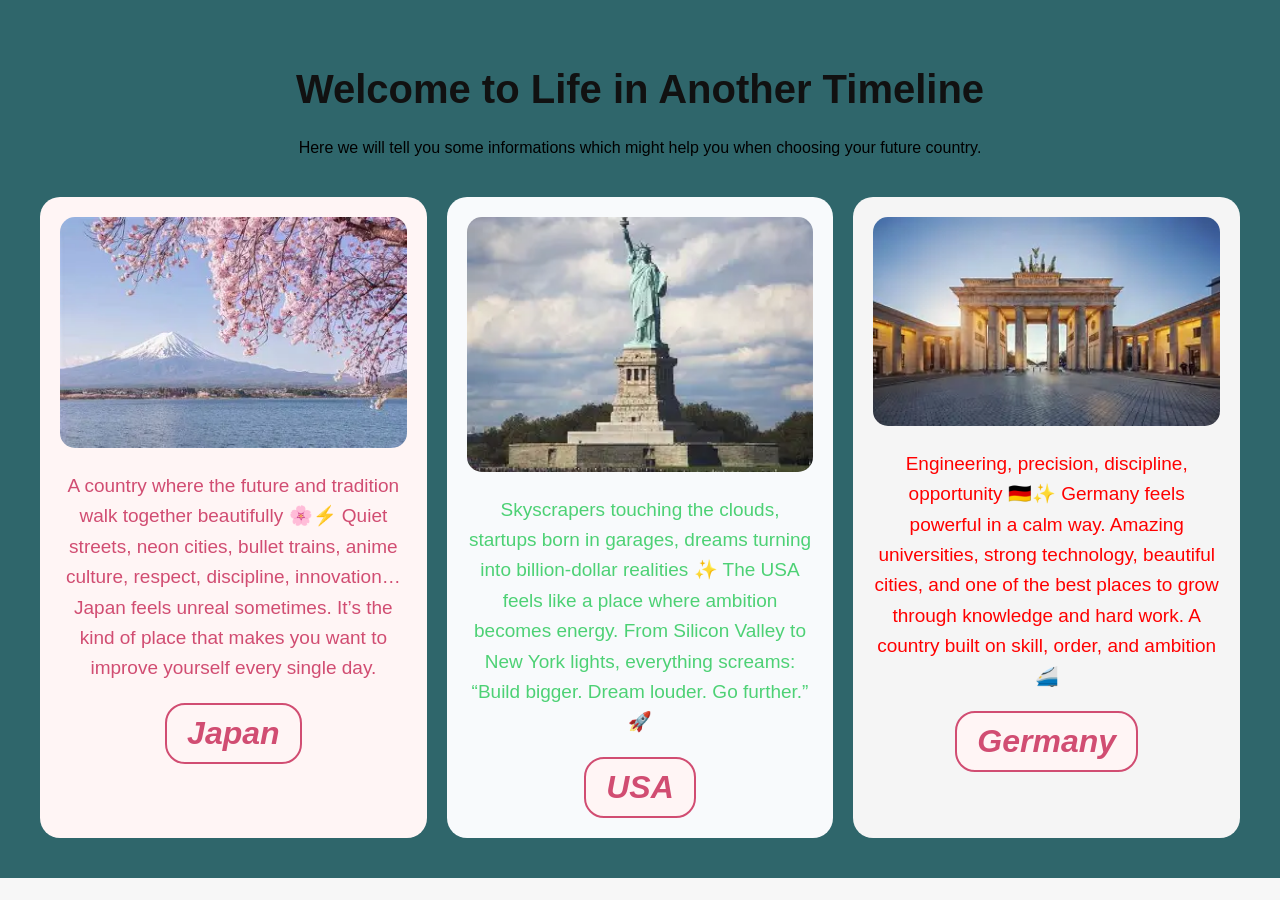
<file: index.html>
<!DOCTYPE html>
<html lang="en">
<head>
    <link rel="stylesheet" href="style.css">
    <meta charset="UTF-8">
    <meta name="viewport" content="width=device-width, initial-scale=1.0">
    <title>Life in Another Timeline</title>
    <link rel="icon" href="icon.jpeg" type="jpeg">
    
</head>

<body>
<!-- The bigganing of the first page -->
    <div class="sec1">

        <h1 id="h1">Welcome to Life in Another Timeline</h1>

        <p>
            Here we will tell you some informations which might help you when choosing your future country.
        </p>

        <!-- CONTAINER START -->
        <div class="container">

            <div class="item1">
                <img src="japan.webp" alt="Japan">

                <p class="sec12">
                    A country where the future and tradition walk together beautifully 🌸⚡
                    Quiet streets, neon cities, bullet trains, anime culture, respect,
                    discipline, innovation… Japan feels unreal sometimes.
                    It’s the kind of place that makes you want to improve yourself every single day.
                </p>

                <a href="Japan.html" target="_blank">
                    <button class="button-item1">Japan</button>
                </a>
            </div>

            <div class="item2">
                <img src="usa.webp" alt="USA">

                <p class="sec12">
                    Skyscrapers touching the clouds, startups born in garages,
                    dreams turning into billion-dollar realities ✨
                    The USA feels like a place where ambition becomes energy.
                    From Silicon Valley to New York lights, everything screams:
                    “Build bigger. Dream louder. Go further.” 🚀
                </p>

                <a href="USA.html" target="_blank">
                    <button class="button-item1">USA</button>
                </a>
            </div>

            <div class="item3">
                <img src="germany.webp" alt="Germany">

                <p class="sec12">
                    Engineering, precision, discipline, opportunity 🇩🇪✨
                    Germany feels powerful in a calm way.
                    Amazing universities, strong technology, beautiful cities,
                    and one of the best places to grow through knowledge and hard work.
                    A country built on skill, order, and ambition 🚄

                    
                </p>

                <a href="Germany.html" target="_blank">
                    <button class="button-item1">Germany</button>
                </a>
            </div>

        </div>
        <!-- CONTAINER END -->

    </div>
<!-- The end of the main page!!! -->
</body>
</html>
</file>
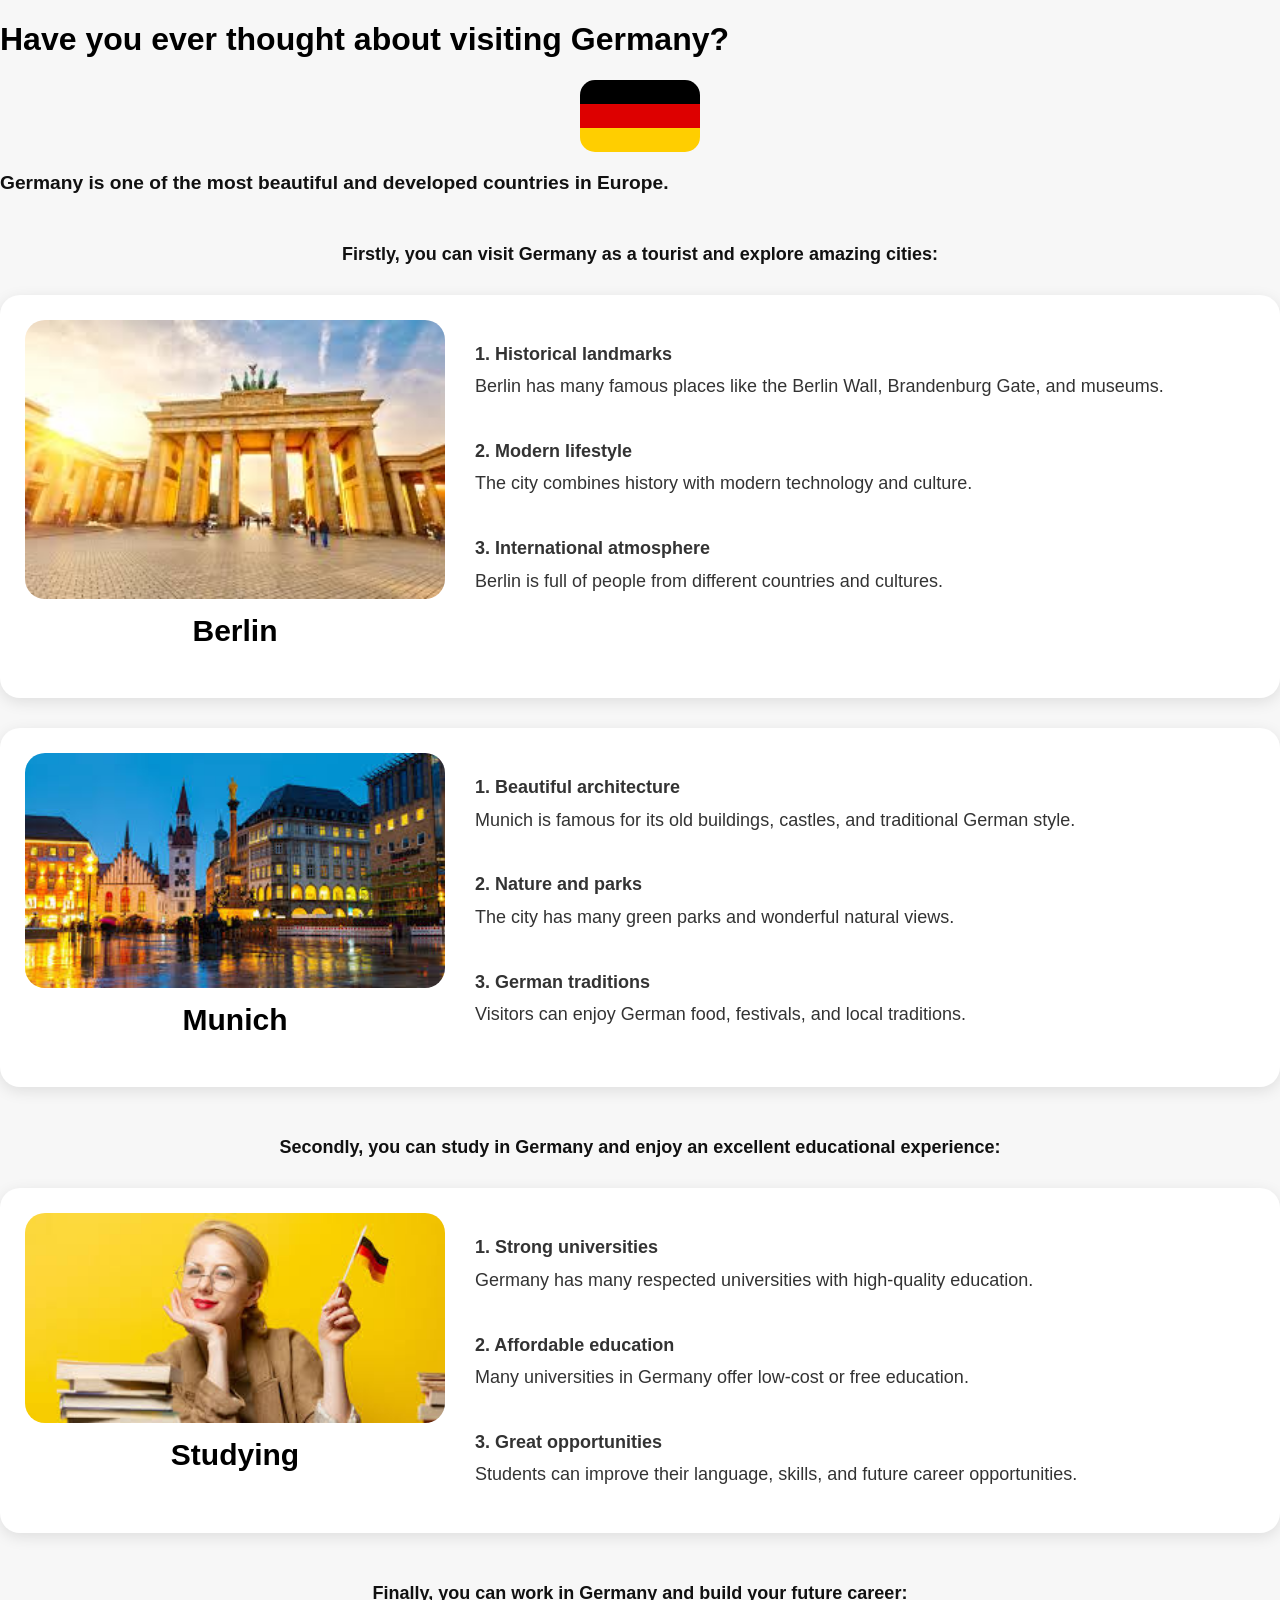
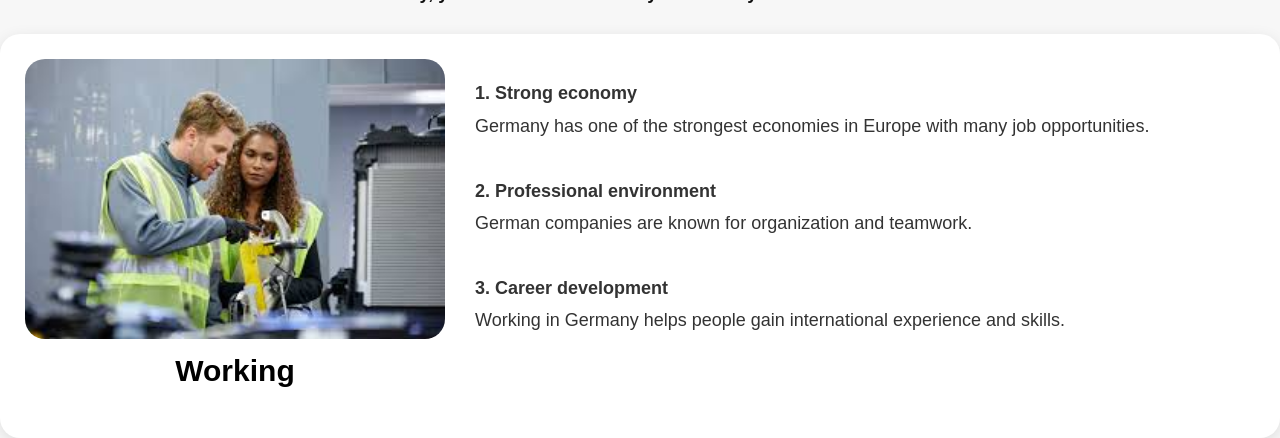
<file: Germany.html>
<!DOCTYPE html>
<html lang="en">
<head>
    <link rel="stylesheet" href="style.css">
    <meta charset="UTF-8">
    <meta name="viewport" content="width=device-width, initial-scale=1.0">
    <title>Germany</title>
    <link href="Germany flag.png" rel="icon" type="png">
</head>

<body>

    <div class="sec3">

        <h1>
            Have you ever thought about visiting Germany?
        </h1>

        <!-- Germany Flag -->
        <img src="Germany flag.png" alt="Germany Flag" class="flag">
        <div class="container2">

            <p class="sec2-container2">
                Germany is one of the most beautiful and developed countries in Europe.
            </p>

            <!-- Vacation -->
            <div class="Vacation">

                <p class="sec2-container2-Ps">
                    Firstly, you can visit Germany as a tourist and explore amazing cities:
                </p>

                <!-- Berlin -->
                <div class="small-container">

                    <div class="small-container-1">

                        <img src="Berlin.jpeg" alt="Berlin city">

                        <h2 class="header-1">
                            Berlin
                        </h2>

                    </div>

                    <div class="tokyo-places">

                        <p>

                            <strong>1. Historical landmarks</strong>
                            <br>
                            Berlin has many famous places
                            like the Berlin Wall,
                            Brandenburg Gate, and museums.

                            <br><br>

                            <strong>2. Modern lifestyle</strong>
                            <br>
                            The city combines history
                            with modern technology and culture.

                            <br><br>

                            <strong>3. International atmosphere</strong>
                            <br>
                            Berlin is full of people
                            from different countries and cultures.

                        </p>

                    </div>

                </div>

                <!-- Munich -->
                <div class="small-container">

                    <div class="small-container-1">

                        <img src="MUNICH.jpeg" alt="Munich city">

                        <h2 class="header-1">
                            Munich
                        </h2>

                    </div>

                    <div class="tokyo-places">

                        <p>

                            <strong>1. Beautiful architecture</strong>
                            <br>
                            Munich is famous for its old buildings,
                            castles, and traditional German style.

                            <br><br>

                            <strong>2. Nature and parks</strong>
                            <br>
                            The city has many green parks
                            and wonderful natural views.

                            <br><br>

                            <strong>3. German traditions</strong>
                            <br>
                            Visitors can enjoy German food,
                            festivals, and local traditions.

                        </p>

                    </div>

                </div>

            </div>

            <!-- Studying -->
            <div class="Studying">

                <p class="sec2-container2-Ps">
                    Secondly, you can study in Germany and enjoy an excellent educational experience:
                </p>

                <div class="small-container">

                    <div class="small-container-1">

                        <img src="STUDYING IN GERMAN.jpeg" alt="Studying in Germany">

                        <h2 class="header-1">
                            Studying
                        </h2>

                    </div>

                    <div class="tokyo-places">

                        <p>

                            <strong>1. Strong universities</strong>
                            <br>
                            Germany has many respected universities
                            with high-quality education.

                            <br><br>

                            <strong>2. Affordable education</strong>
                            <br>
                            Many universities in Germany
                            offer low-cost or free education.

                            <br><br>

                            <strong>3. Great opportunities</strong>
                            <br>
                            Students can improve their language,
                            skills, and future career opportunities.

                        </p>

                    </div>

                </div>

            </div>

            <!-- Working -->
            <div class="Working">

                <p class="sec2-container2-Ps">
                    Finally, you can work in Germany and build your future career:
                </p>

                <div class="small-container">

                    <div class="small-container-1">

                        <img src="wORKING IN GERMANY.jpeg" alt="Working in Germany">

                        <h2 class="header-1">
                            Working
                        </h2>

                    </div>

                    <div class="tokyo-places">

                        <p>

                            <strong>1. Strong economy</strong>
                            <br>
                            Germany has one of the strongest economies
                            in Europe with many job opportunities.

                            <br><br>

                            <strong>2. Professional environment</strong>
                            <br>
                            German companies are known
                            for organization and teamwork.

                            <br><br>

                            <strong>3. Career development</strong>
                            <br>
                            Working in Germany helps people
                            gain international experience and skills.

                        </p>

                    </div>

                </div>

            </div>

        </div>

    </div>

</body>
</html>
</file>
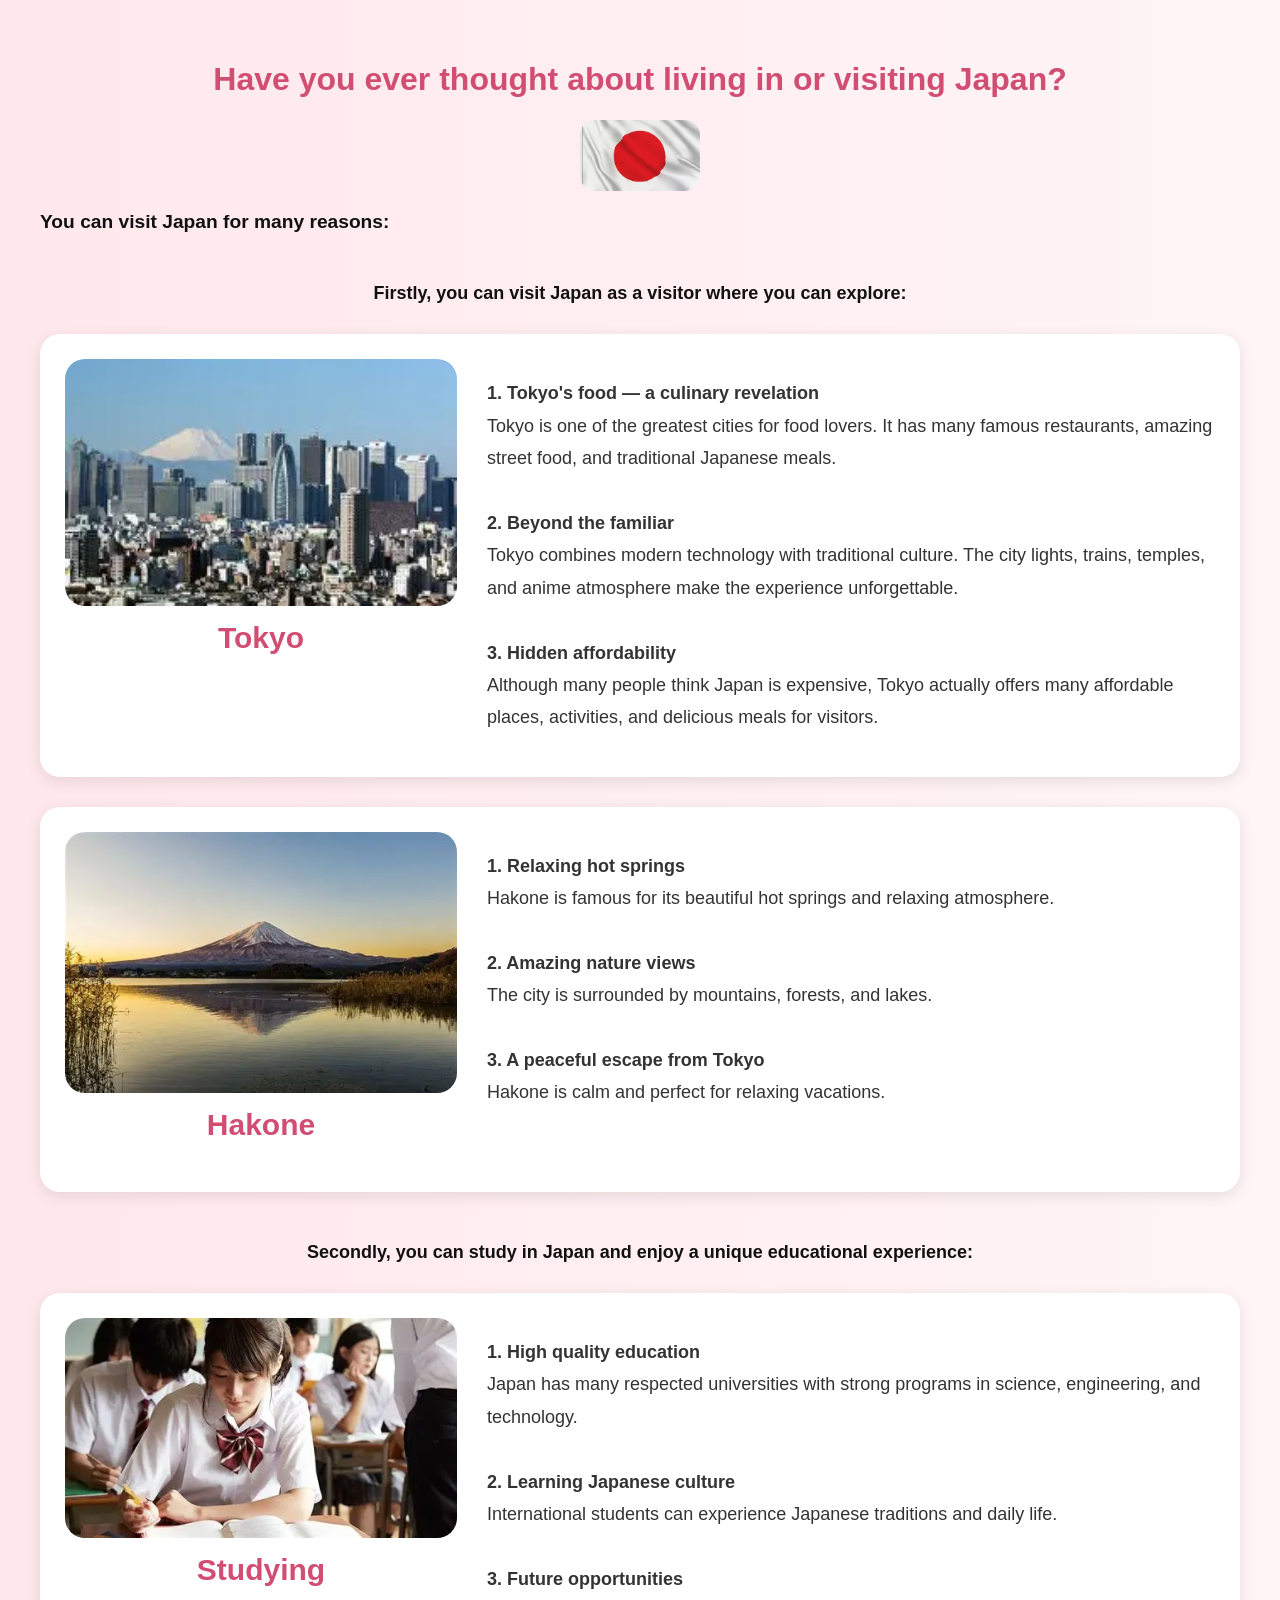
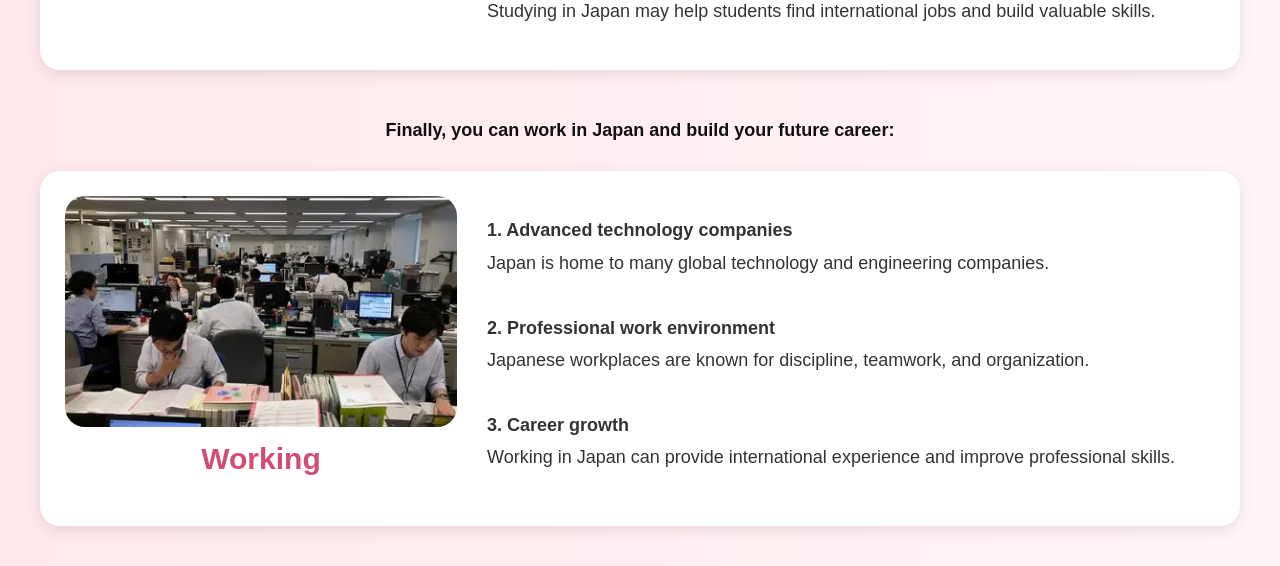
<file: Japan.html>
<!DOCTYPE html>
<html lang="en">

<head>

    <link rel="stylesheet" href="style.css">
    <meta charset="UTF-8">
    <meta name="viewport" content="width=device-width, initial-scale=1.0">
    <title>Japan</title>
    <link rel="icon" href="flage japan.webp" type="webp">

</head>

<body>

    <div class="sec2">

        <h1>
            Have you ever thought about living in or visiting Japan?
        </h1>

        <!-- Japan Flag -->
        <img src="flage japan.webp"
        alt="Japanese flag"
        class="flag">

        <!-- Container -->
        <div class="container2">

            <p class="sec2-container2">
                You can visit Japan for many reasons:
            </p>

            <!-- Vacation -->
            <div class="Vacation">

                <p class="sec2-container2-Ps">
                    Firstly, you can visit Japan as a visitor where you can explore:
                </p>

                <!-- Tokyo -->
                <div class="small-container">

                    <div class="small-container-1">

                        <img src="tokyo.webp" alt="Tokyo city">

                        <h2 class="header-1">
                            Tokyo
                        </h2>

                    </div>

                    <div class="tokyo-places">

                        <p>
                            <strong>1. Tokyo's food — a culinary revelation</strong>
                            <br>
                            Tokyo is one of the greatest cities for food lovers.
                            It has many famous restaurants, amazing street food,
                            and traditional Japanese meals.

                            <br><br>

                            <strong>2. Beyond the familiar</strong>
                            <br>
                            Tokyo combines modern technology with traditional culture.
                            The city lights, trains, temples,
                            and anime atmosphere make the experience unforgettable.

                            <br><br>

                            <strong>3. Hidden affordability</strong>
                            <br>
                            Although many people think Japan is expensive,
                            Tokyo actually offers many affordable places,
                            activities, and delicious meals for visitors.
                        </p>

                    </div>

                </div>

                <!-- Hakone -->
                <div class="small-container">

                    <div class="small-container-1">

                        <img src="hakone.webp" alt="Hakone city">

                        <h2 class="header-1">
                            Hakone
                        </h2>

                    </div>

                    <div class="tokyo-places">

                        <p>
                            <strong>1. Relaxing hot springs</strong>
                            <br>
                            Hakone is famous for its beautiful hot springs
                            and relaxing atmosphere.

                            <br><br>

                            <strong>2. Amazing nature views</strong>
                            <br>
                            The city is surrounded by mountains,
                            forests, and lakes.

                            <br><br>

                            <strong>3. A peaceful escape from Tokyo</strong>
                            <br>
                            Hakone is calm and perfect for relaxing vacations.
                        </p>

                    </div>

                </div>

            </div>

            <!-- Studying -->
            <div class="Studying">

                <p class="sec2-container2-Ps">
                    Secondly, you can study in Japan and enjoy a unique educational experience:
                </p>

                <div class="small-container">

                    <div class="small-container-1">

                        <img src="omar.webp" alt="Studying in Japan">

                        <h2 class="header-1">
                            Studying
                        </h2>

                    </div>

                    <div class="tokyo-places">

                        <p>
                            <strong>1. High quality education</strong>
                            <br>
                            Japan has many respected universities
                            with strong programs in science,
                            engineering, and technology.

                            <br><br>

                            <strong>2. Learning Japanese culture</strong>
                            <br>
                            International students can experience
                            Japanese traditions and daily life.

                            <br><br>

                            <strong>3. Future opportunities</strong>
                            <br>
                            Studying in Japan may help students
                            find international jobs and build valuable skills.
                        </p>

                    </div>

                </div>

            </div>

            <!-- Working -->
            <div class="Working">

                <p class="sec2-container2-Ps">
                    Finally, you can work in Japan and build your future career:
                </p>

                <div class="small-container">

                    <div class="small-container-1">

                        <img src="work.webp" alt="Working in Japan">

                        <h2 class="header-1">
                            Working
                        </h2>

                    </div>

                    <div class="tokyo-places">

                        <p>
                            <strong>1. Advanced technology companies</strong>
                            <br>
                            Japan is home to many global technology
                            and engineering companies.

                            <br><br>

                            <strong>2. Professional work environment</strong>
                            <br>
                            Japanese workplaces are known for discipline,
                            teamwork, and organization.

                            <br><br>

                            <strong>3. Career growth</strong>
                            <br>
                            Working in Japan can provide international experience
                            and improve professional skills.
                        </p>

                    </div>

                </div>

            </div>

        </div>

    </div>

</body>

</html>
</file>
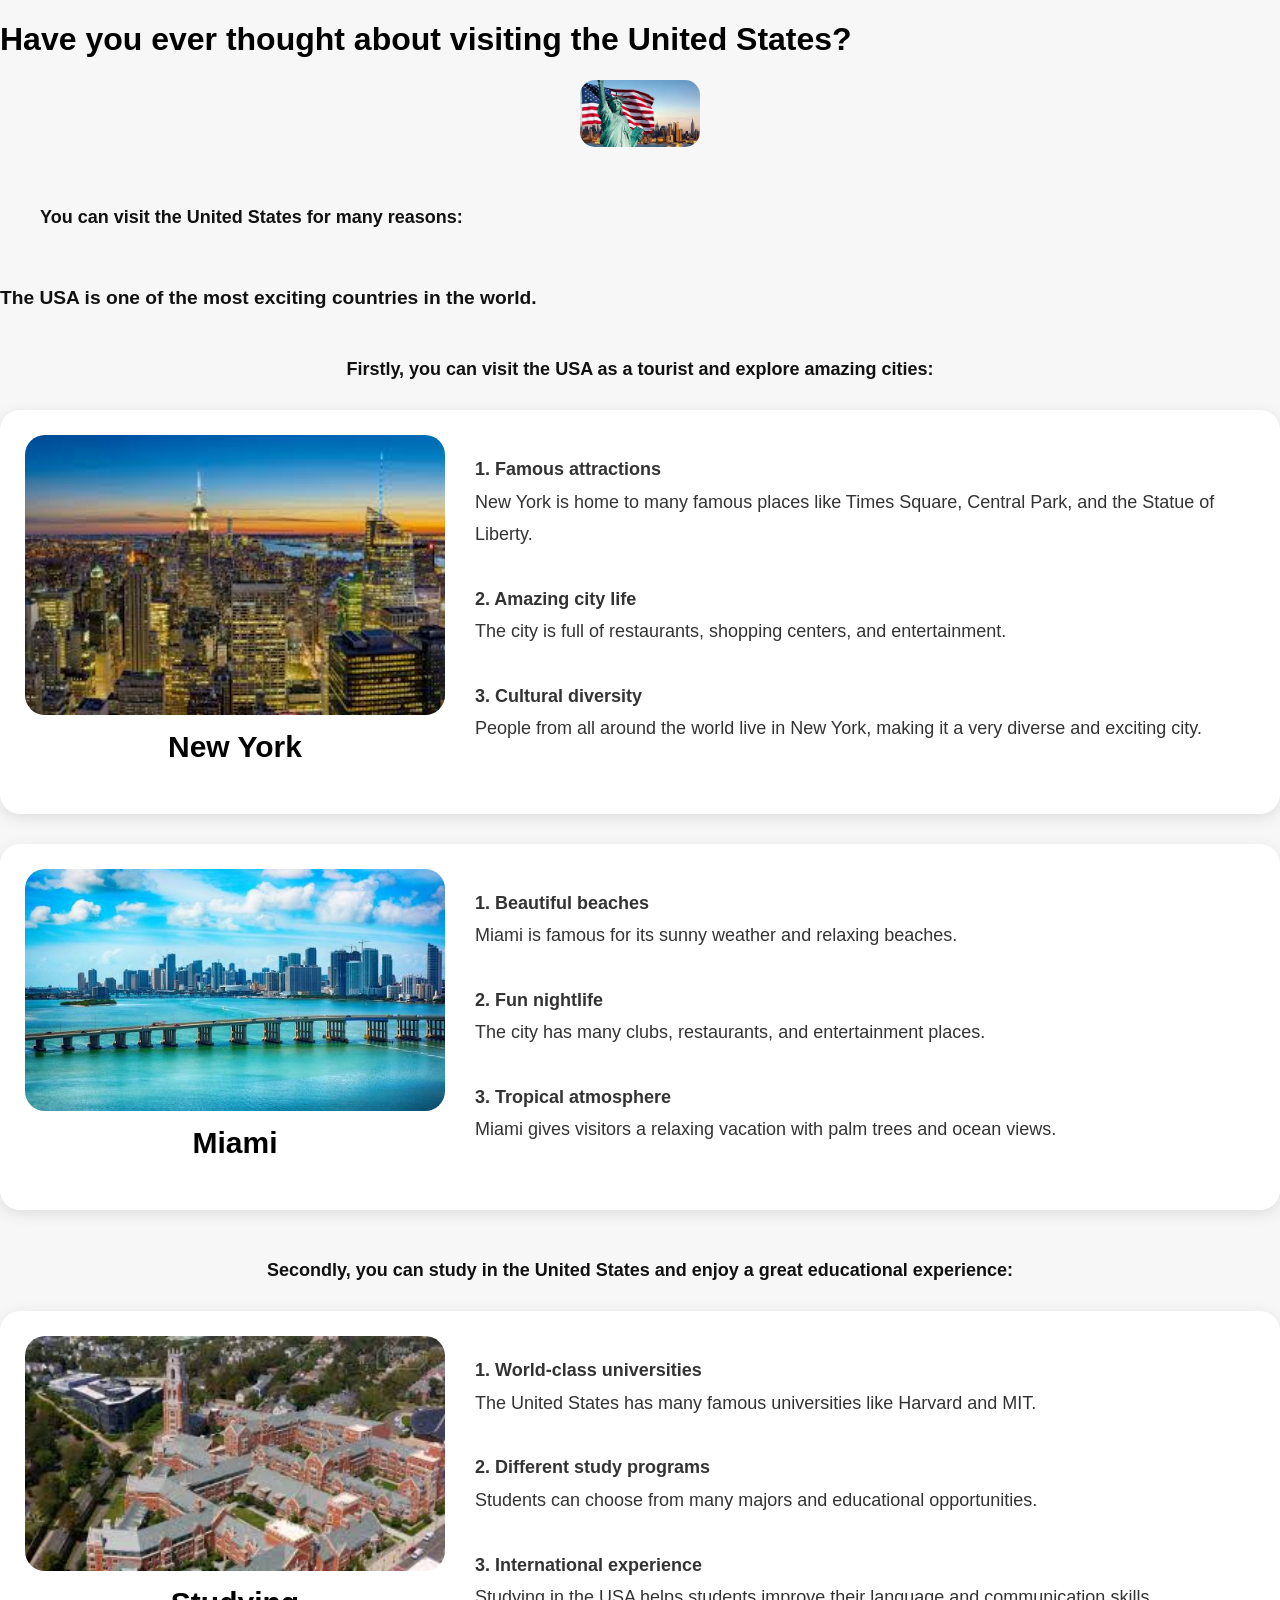
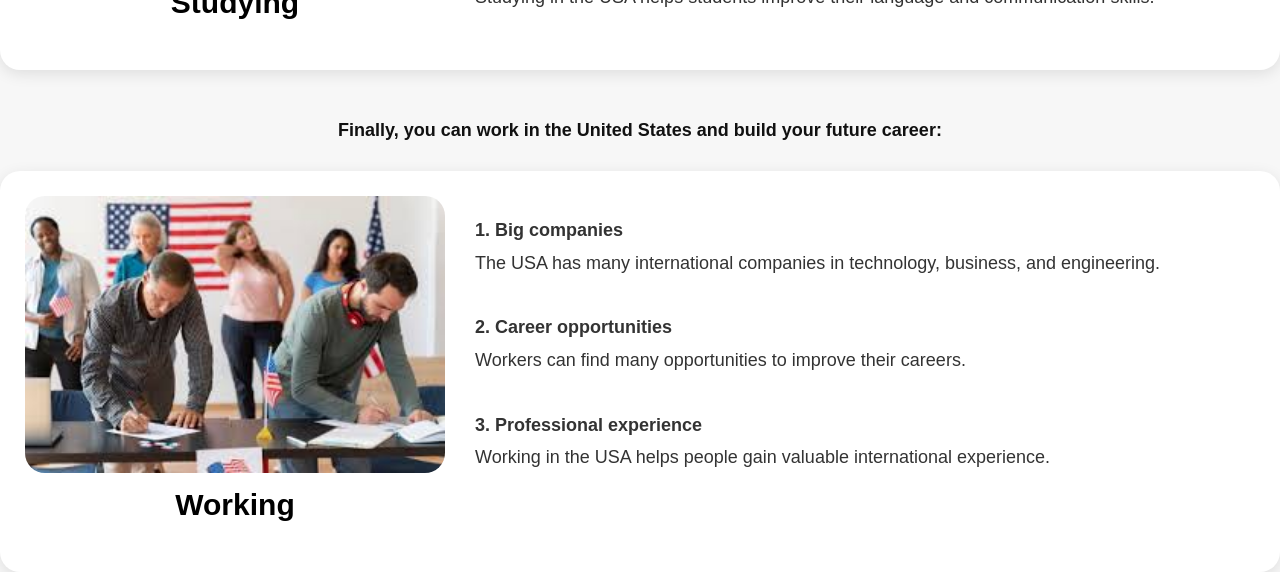
<file: USA.html>
<!DOCTYPE html>
<html lang="en">
<head>
    <link rel="stylesheet" href="style.css">
    <meta charset="UTF-8">
    <meta name="viewport" content="width=device-width, initial-scale=1.0">
    <title>USA</title>
    <link rel="icon" href="USA flag.jpeg" type="jpeg">
</head>

<body>

    <div class="sec3">

        <h1>
            Have you ever thought about visiting the United States?
        </h1>

        <!-- USA Flag -->
        <img src="USA flag.jpeg" alt="USA Flag" class="flag">

        <p class="pragraph-usa">
            You can visit the United States for many reasons:
        </p>

        <div class="container2">

            <p class="sec2-container2">
                The USA is one of the most exciting countries in the world.
            </p>

            <!-- Vacation -->
            <div class="Vacation">

                <p class="sec2-container2-Ps">
                    Firstly, you can visit the USA as a tourist and explore amazing cities:
                </p>

                <!-- New York -->
                <div class="small-container">

                    <div class="small-container-1">

                        <img src="New-yorkcity.jpeg" alt="New York city">

                        <h2 class="header-1">
                            New York
                        </h2>

                    </div>

                    <div class="tokyo-places">

                        <p>

                            <strong>1. Famous attractions</strong>
                            <br>
                            New York is home to many famous places
                            like Times Square, Central Park,
                            and the Statue of Liberty.

                            <br><br>

                            <strong>2. Amazing city life</strong>
                            <br>
                            The city is full of restaurants,
                            shopping centers, and entertainment.

                            <br><br>

                            <strong>3. Cultural diversity</strong>
                            <br>
                            People from all around the world live in New York,
                            making it a very diverse and exciting city.

                        </p>

                    </div>

                </div>

                <!-- Miami -->
                <div class="small-container">

                    <div class="small-container-1">

                        <img src="Miami.jpeg" alt="Miami city">

                        <h2 class="header-1">
                            Miami
                        </h2>

                    </div>

                    <div class="tokyo-places">

                        <p>

                            <strong>1. Beautiful beaches</strong>
                            <br>
                            Miami is famous for its sunny weather
                            and relaxing beaches.

                            <br><br>

                            <strong>2. Fun nightlife</strong>
                            <br>
                            The city has many clubs,
                            restaurants, and entertainment places.

                            <br><br>

                            <strong>3. Tropical atmosphere</strong>
                            <br>
                            Miami gives visitors a relaxing vacation
                            with palm trees and ocean views.

                        </p>

                    </div>

                </div>

            </div>

            <!-- Studying -->
            <div class="Studying">

                <p class="sec2-container2-Ps">
                    Secondly, you can study in the United States and enjoy a great educational experience:
                </p>

                <div class="small-container">

                    <div class="small-container-1">

                        <img src="USA studying.jpeg" alt="Studying in USA">

                        <h2 class="header-1">
                            Studying
                        </h2>

                    </div>

                    <div class="tokyo-places">

                        <p>

                            <strong>1. World-class universities</strong>
                            <br>
                            The United States has many famous universities
                            like Harvard and MIT.

                            <br><br>

                            <strong>2. Different study programs</strong>
                            <br>
                            Students can choose from many majors
                            and educational opportunities.

                            <br><br>

                            <strong>3. International experience</strong>
                            <br>
                            Studying in the USA helps students
                            improve their language and communication skills.

                        </p>

                    </div>

                </div>

            </div>

            <!-- Working -->
            <div class="Working">

                <p class="sec2-container2-Ps">
                    Finally, you can work in the United States and build your future career:
                </p>

                <div class="small-container">

                    <div class="small-container-1">

                        <img src="working usa.jpeg" alt="Working in USA">

                        <h2 class="header-1">
                            Working
                        </h2>

                    </div>

                    <div class="tokyo-places">

                        <p>

                            <strong>1. Big companies</strong>
                            <br>
                            The USA has many international companies
                            in technology, business, and engineering.

                            <br><br>

                            <strong>2. Career opportunities</strong>
                            <br>
                            Workers can find many opportunities
                            to improve their careers.

                            <br><br>

                            <strong>3. Professional experience</strong>
                            <br>
                            Working in the USA helps people
                            gain valuable international experience.

                        </p>

                    </div>

                </div>

            </div>

        </div>

    </div>

</body>
</html>
</file>
<file: style.css>
body{
    margin: 0;
    font-family: Arial, Helvetica, sans-serif;
    background-color: #f7f7f7;
}
.sec1{
    background-color: rgb(47, 102, 107);
    text-align: center;
    padding: 40px;
}
#h1{
    color: #111111;
    font-size: 40px;
    font-family: 'Franklin Gothic Medium', 'Arial Narrow', Arial, sans-serif;
}
.sec12{
    text-align: center;
    line-height: 1.6;
    font-size: 19px;
}
.container{
    display: flex;
    justify-content: space-between;
    gap: 20px;
    margin-top: 40px;
    flex-wrap: wrap;
}
.item1,
.item2,
.item3{
    flex: 1;
    min-width: 300px;
    padding: 20px;
    box-sizing: border-box;
    border-radius: 20px;
    transition: transform 0.4s ease, box-shadow 0.4s ease;
}
.item1:hover,
.item2:hover,
.item3:hover{
    transform: translateY(-10px);
    box-shadow: 0 10px 25px rgba(0,0,0,0.2);
}
.item1{
    background-color: #FFF5F5;
    color: #D14D72;
}
.item2{
    background-color: #F8FAFC;
    color: #4dd175;
}
.item3{
    background-color: #F5F5F5;
    color: red;
}
img{
    width: 100%;
    max-height: 500px;
    object-fit: cover;
    border-radius: 15px;
}
.button-item1,
.button-item2,
.button-item3{
    font-style: italic;
    font-size: xx-large;
    font-weight: 900;
    border-radius: 20px;
    padding: 10px 20px;
    cursor: pointer;
    transition: transform 0.3s ease, background-color 0.3s ease;
}
.button-item1{
    background-color: #FFF5F5;
    color: #D14D72;
    border: 2px solid #D14D72;
}
.button-item2{
    background-color: #F8FAFC;
    color: #4dd175;
    border: 2px solid #4dd175;
}
.button-item3{
    background-color: #F5F5F5;
    color: red;
    border: 2px solid red;
}
.button-item1:hover,
.button-item2:hover,
.button-item3:hover{
    transform: scale(1.08);
}
.flag{
    width: 120px;
    height: auto;
    display: block;
    margin: 20px auto;
}
.sec2 {
    background: linear-gradient(to right, #ffe8ec, #fff5f7);
    color: #D14D72;
    text-align: center;
    padding: 40px;
}
.sec-usa {
    background: linear-gradient(to right, #e8fff4, #b7f8c8);
    color: #4dd175;
    text-align: center;
    padding: 40px;
}
.sec-germany {
    background: linear-gradient(to right, #ffe8e8, #ffb7b7);
    color: red;
    text-align: center;
    padding: 40px;
}
.sec2-container2 {
    text-align: left;
    font-size: larger;
    color: #111111;
    font-weight: 750;
}
.sec2-container2-Ps {
    text-align: center;
    font-size: large;
    color: #111111;
    font-weight: 750;
    margin-top: 50px;
}
.pragraph-usa {
    text-align: left;
    font-size: large;
    font-weight: 750;
    padding: 40px;
    color: #111111;
}
.Vacation,
.Studying,
.Working {
    background-color: transparent;
}
.small-container{
    display: flex;
    align-items: flex-start;
    gap: 30px;
    margin-top: 30px;
    background-color: white;
    padding: 25px;
    border-radius: 20px;
    box-shadow: 0 4px 15px rgba(0,0,0,0.1);
    transition: transform 0.4s ease, box-shadow 0.4s ease;
}
.small-container:hover{
    transform: translateY(-8px);
    box-shadow: 0 10px 25px rgba(0,0,0,0.2);
}
.small-container-1{
    display: flex;
    flex-direction: column;
    align-items: center;
    width: 35%;
}
.small-container-1 img{
    width: 100%;
    height: auto;
    border-radius: 20px;
    transition: transform 0.4s ease;
}
.small-container-1 img:hover{
    transform: scale(1.05);
}
.header-1{
    margin-top: 15px;
    font-size: 30px;
    text-align: center;
}
.sec2 .header-1{
    color: #D14D72;
}
.sec-usa .header-1{
    color: #4dd175;
}
.sec-germany .header-1{
    color: red;
}
.tokyo-places{
    width: 65%;
    text-align: left;
    font-size: 18px;
    line-height: 1.8;
    color: #333333;
}
</file>
